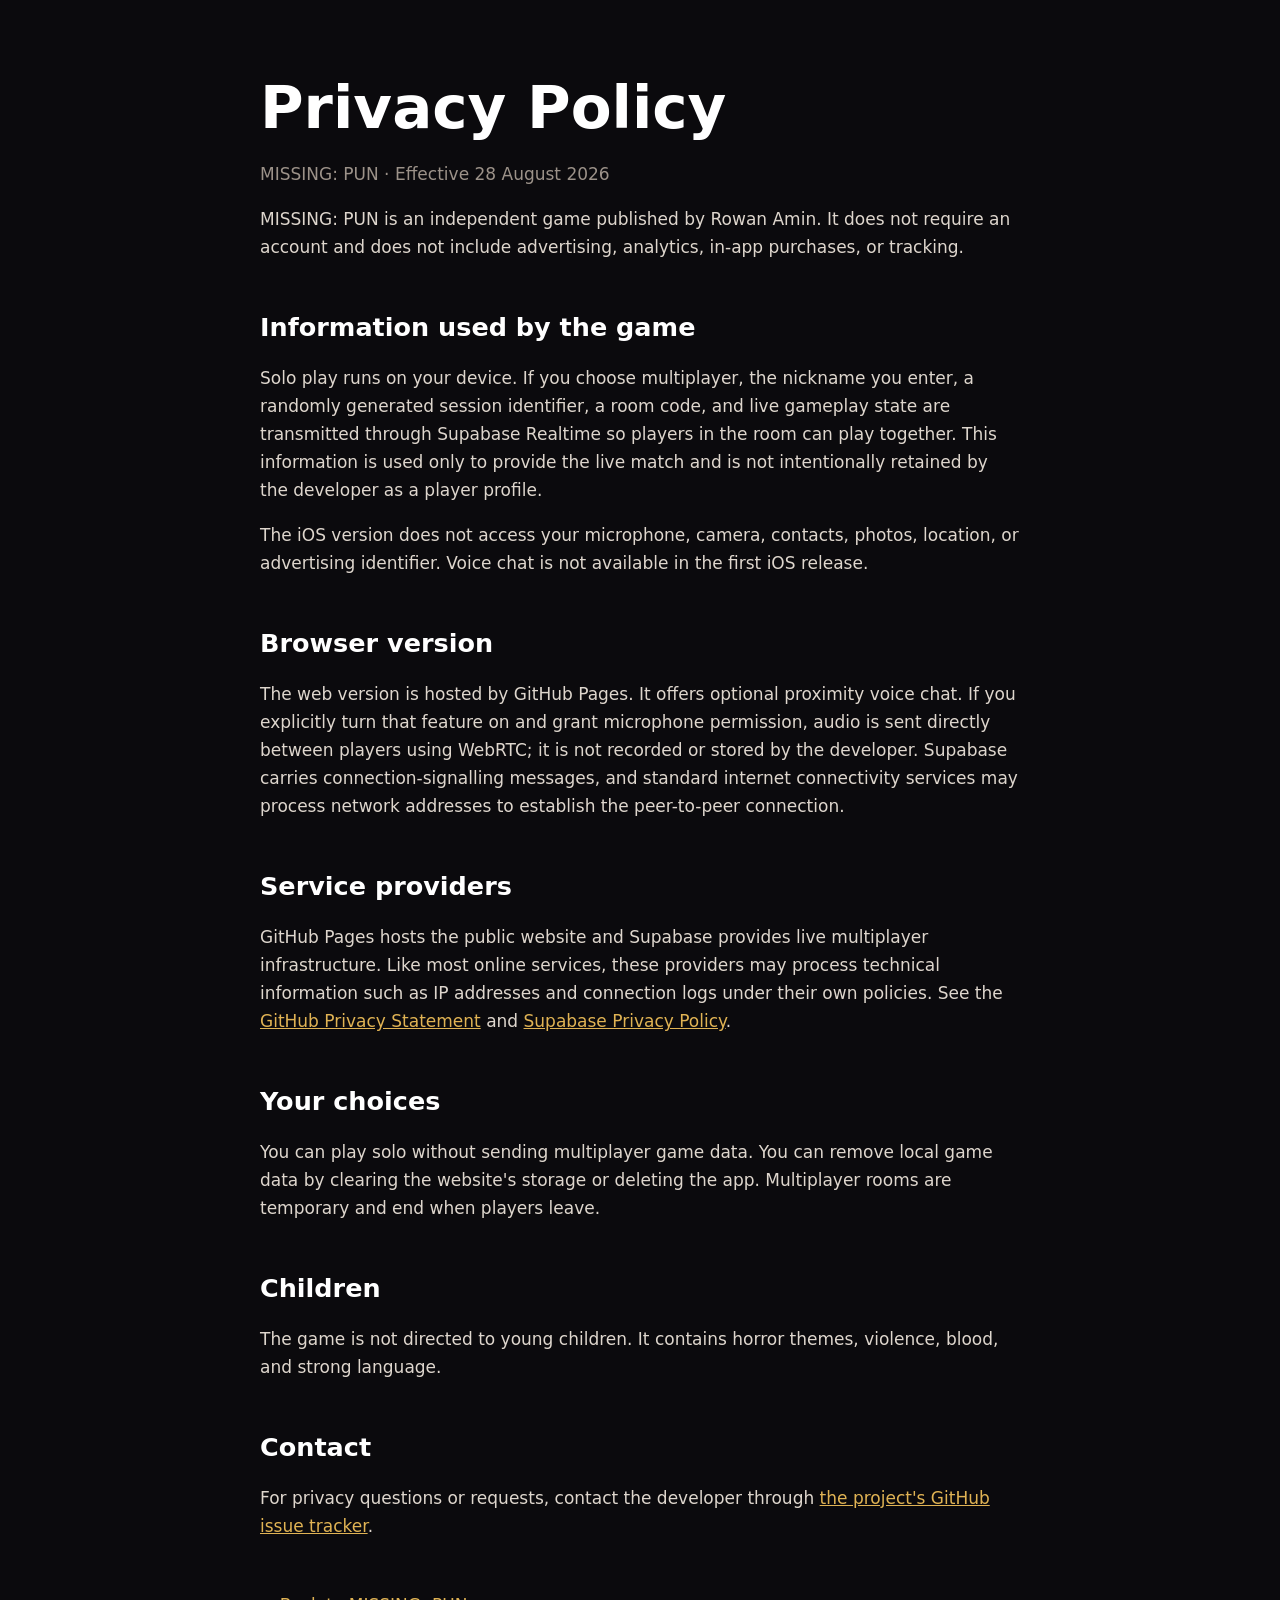
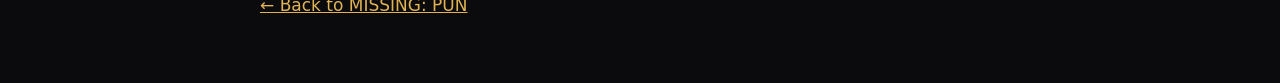
<file: privacy.html>
<!doctype html>
<html lang="en">
<head>
  <meta charset="utf-8">
  <meta name="viewport" content="width=device-width, initial-scale=1">
  <meta name="color-scheme" content="dark">
  <title>Privacy Policy — MISSING: PUN</title>
  <style>
    :root{color-scheme:dark;background:#0b0a0d;color:#ded6cd;font:17px/1.65 system-ui,-apple-system,BlinkMacSystemFont,"Segoe UI",sans-serif}
    body{margin:0;padding:32px 20px 64px} main{max-width:760px;margin:auto}
    h1,h2{color:#fff;line-height:1.2} h1{font-size:clamp(2rem,7vw,3.5rem);margin-bottom:.25em} h2{margin-top:2em}
    a{color:#e0b354} .muted{color:#9c9289} .back{display:inline-block;margin-top:2em}
  </style>
</head>
<body>
<main>
  <h1>Privacy Policy</h1>
  <p class="muted">MISSING: PUN · Effective 28 August 2026</p>

  <p>MISSING: PUN is an independent game published by Rowan Amin. It does not require an account and does not include advertising, analytics, in-app purchases, or tracking.</p>

  <h2>Information used by the game</h2>
  <p>Solo play runs on your device. If you choose multiplayer, the nickname you enter, a randomly generated session identifier, a room code, and live gameplay state are transmitted through Supabase Realtime so players in the room can play together. This information is used only to provide the live match and is not intentionally retained by the developer as a player profile.</p>
  <p>The iOS version does not access your microphone, camera, contacts, photos, location, or advertising identifier. Voice chat is not available in the first iOS release.</p>

  <h2>Browser version</h2>
  <p>The web version is hosted by GitHub Pages. It offers optional proximity voice chat. If you explicitly turn that feature on and grant microphone permission, audio is sent directly between players using WebRTC; it is not recorded or stored by the developer. Supabase carries connection-signalling messages, and standard internet connectivity services may process network addresses to establish the peer-to-peer connection.</p>

  <h2>Service providers</h2>
  <p>GitHub Pages hosts the public website and Supabase provides live multiplayer infrastructure. Like most online services, these providers may process technical information such as IP addresses and connection logs under their own policies. See the <a href="https://docs.github.com/en/site-policy/privacy-policies/github-general-privacy-statement">GitHub Privacy Statement</a> and <a href="https://supabase.com/privacy">Supabase Privacy Policy</a>.</p>

  <h2>Your choices</h2>
  <p>You can play solo without sending multiplayer game data. You can remove local game data by clearing the website's storage or deleting the app. Multiplayer rooms are temporary and end when players leave.</p>

  <h2>Children</h2>
  <p>The game is not directed to young children. It contains horror themes, violence, blood, and strong language.</p>

  <h2>Contact</h2>
  <p>For privacy questions or requests, contact the developer through <a href="https://github.com/rokage38/escapethehouse/issues">the project's GitHub issue tracker</a>.</p>

  <a class="back" href="./">← Back to MISSING: PUN</a>
</main>
</body>
</html>
</file>
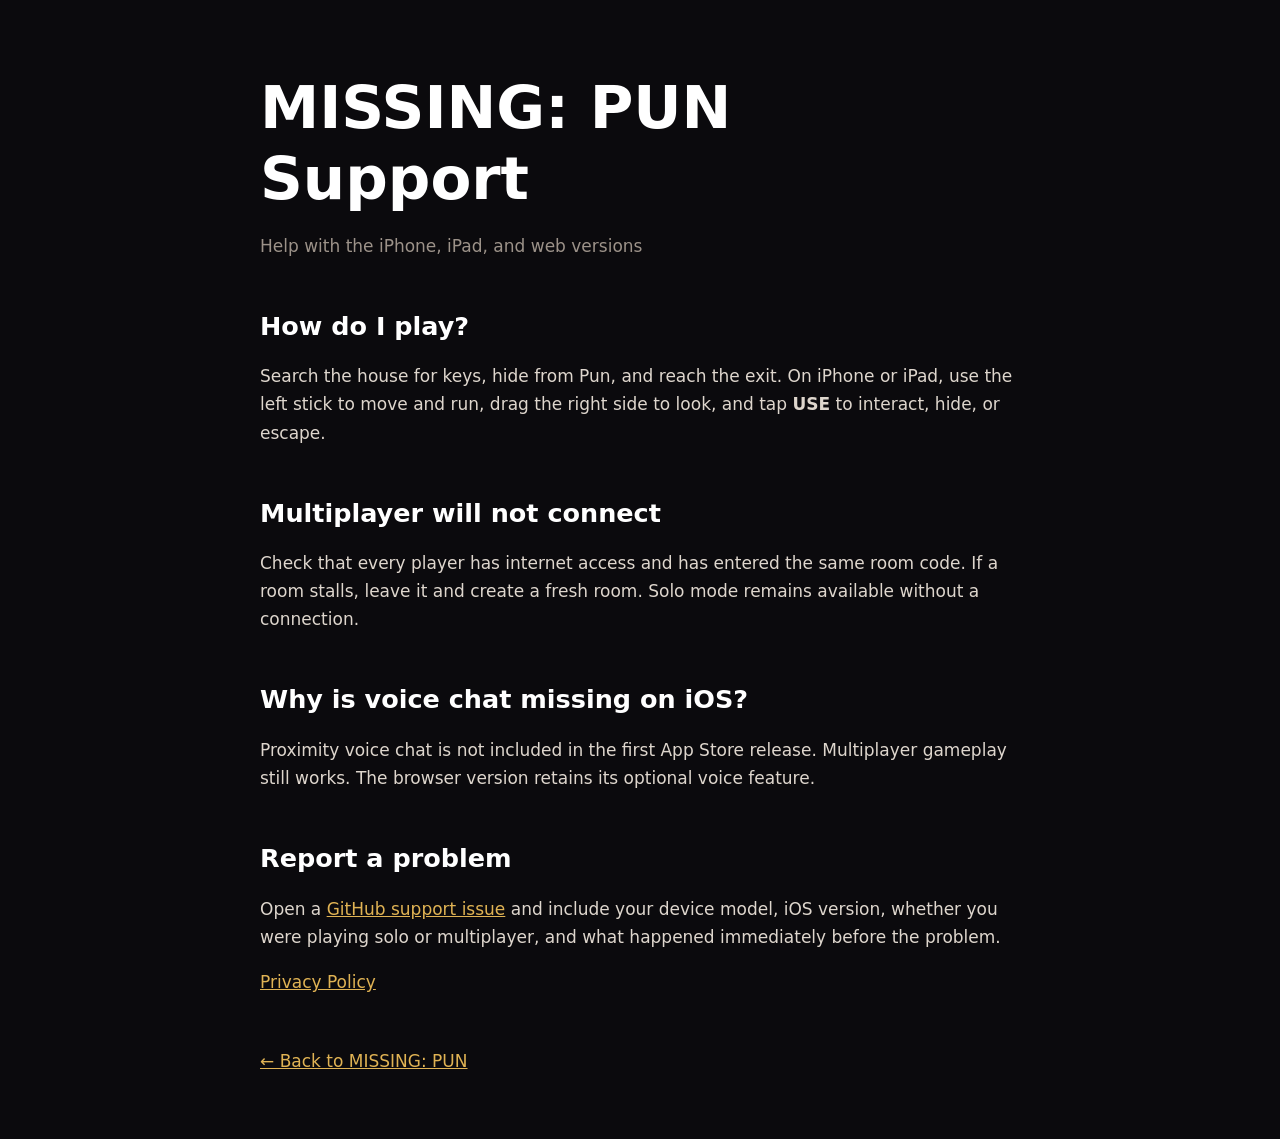
<file: support.html>
<!doctype html>
<html lang="en">
<head>
  <meta charset="utf-8">
  <meta name="viewport" content="width=device-width, initial-scale=1">
  <meta name="color-scheme" content="dark">
  <title>Support — MISSING: PUN</title>
  <style>
    :root{color-scheme:dark;background:#0b0a0d;color:#ded6cd;font:17px/1.65 system-ui,-apple-system,BlinkMacSystemFont,"Segoe UI",sans-serif}
    body{margin:0;padding:32px 20px 64px} main{max-width:760px;margin:auto}
    h1,h2{color:#fff;line-height:1.2} h1{font-size:clamp(2rem,7vw,3.5rem);margin-bottom:.25em} h2{margin-top:2em}
    a{color:#e0b354} .muted{color:#9c9289} .back{display:inline-block;margin-top:2em}
  </style>
</head>
<body>
<main>
  <h1>MISSING: PUN Support</h1>
  <p class="muted">Help with the iPhone, iPad, and web versions</p>

  <h2>How do I play?</h2>
  <p>Search the house for keys, hide from Pun, and reach the exit. On iPhone or iPad, use the left stick to move and run, drag the right side to look, and tap <strong>USE</strong> to interact, hide, or escape.</p>

  <h2>Multiplayer will not connect</h2>
  <p>Check that every player has internet access and has entered the same room code. If a room stalls, leave it and create a fresh room. Solo mode remains available without a connection.</p>

  <h2>Why is voice chat missing on iOS?</h2>
  <p>Proximity voice chat is not included in the first App Store release. Multiplayer gameplay still works. The browser version retains its optional voice feature.</p>

  <h2>Report a problem</h2>
  <p>Open a <a href="https://github.com/rokage38/escapethehouse/issues/new">GitHub support issue</a> and include your device model, iOS version, whether you were playing solo or multiplayer, and what happened immediately before the problem.</p>

  <p><a href="privacy.html">Privacy Policy</a></p>
  <a class="back" href="./">← Back to MISSING: PUN</a>
</main>
</body>
</html>
</file>
